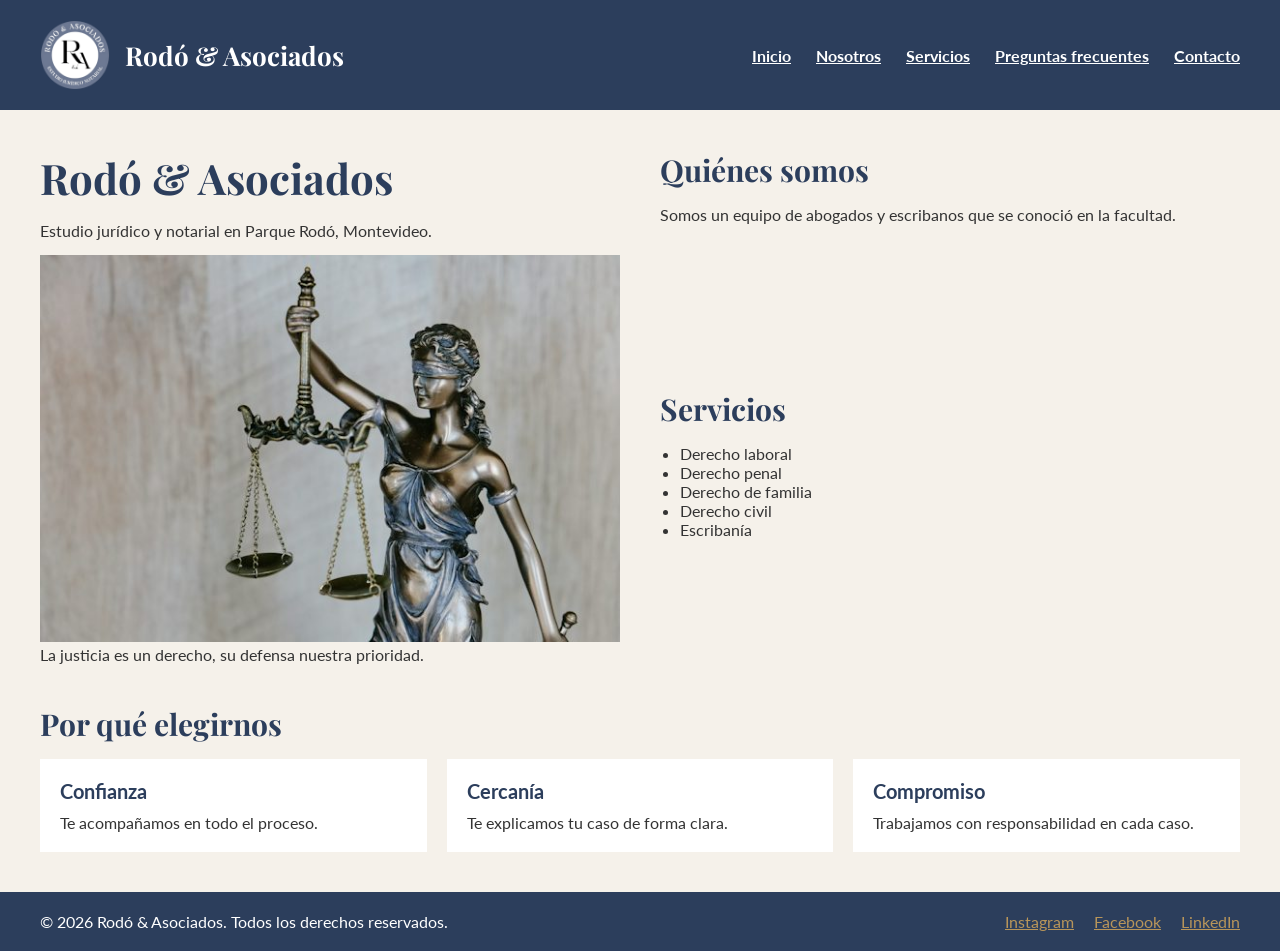
<file: index.html>
<!DOCTYPE html>
<html lang="es">
<head>
    <meta charset="UTF-8">
    <meta name="viewport" content="width=device-width, initial-scale=1.0">
    <title>Rodó & Asociados</title>
    <link rel="preconnect" href="https://fonts.googleapis.com">
    <link rel="preconnect" href="https://fonts.gstatic.com" crossorigin>
    <link href="https://fonts.googleapis.com/css2?family=Lato:wght@400;700&family=Playfair+Display:wght@700&display=swap" rel="stylesheet">
    <link rel="stylesheet" href="styles/styles.css">
</head>
<body class="pagina">
    <header class="encabezado">
        <div class="marca-contenedor">
            <img src="images/logo.png" alt="Logo del estudio" class="logo">
            <p class="marca">Rodó & Asociados</p>
        </div>
        <nav>
            <ul class="menu">
                <li><a href="index.html" class="menu-link">Inicio</a></li>
                <li><a href="pages/sobre-mi.html" class="menu-link">Nosotros</a></li>
                <li><a href="pages/servicios.html" class="menu-link">Servicios</a></li>
                <li><a href="pages/proyectos.html" class="menu-link">Preguntas frecuentes</a></li>
                <li><a href="pages/contacto.html" class="menu-link">Contacto</a></li>
            </ul>
        </nav>
    </header>

    <main class="contenido grilla-inicio">
        <section class="seccion presentacion">
            <h1 class="titulo">Rodó & Asociados</h1>
            <p class="texto">Estudio jurídico y notarial en Parque Rodó, Montevideo.</p>
            <figure>
                <img src="images/balanza.jpg" alt="Estatua de la justicia con su balanza" class="foto">
                <figcaption>La justicia es un derecho, su defensa nuestra prioridad.</figcaption>
            </figure>
        </section>

        <section class="seccion quienes">
            <h2 class="titulo-seccion">Quiénes somos</h2>
            <p class="texto">Somos un equipo de abogados y escribanos que se conoció en la facultad.</p>
        </section>

        <section class="seccion servicios">
            <h2 class="titulo-seccion">Servicios</h2>
            <ul class="lista">
                <li>Derecho laboral</li>
                <li>Derecho penal</li>
                <li>Derecho de familia</li>
                <li>Derecho civil</li>
                <li>Escribanía</li>
            </ul>
        </section>

        <section class="seccion elegir">
            <h2 class="titulo-seccion">Por qué elegirnos</h2>
            <div class="tarjetas">
                <article class="tarjeta">
                    <h3 class="subtitulo">Confianza</h3>
                    <p class="texto">Te acompañamos en todo el proceso.</p>
                </article>
                <article class="tarjeta">
                    <h3 class="subtitulo">Cercanía</h3>
                    <p class="texto">Te explicamos tu caso de forma clara.</p>
                </article>
                <article class="tarjeta">
                    <h3 class="subtitulo">Compromiso</h3>
                    <p class="texto">Trabajamos con responsabilidad en cada caso.</p>
                </article>
            </div>
        </section>
    </main>

    <footer class="pie">
        <p>© 2026 Rodó & Asociados. Todos los derechos reservados.</p>
        <ul class="redes">
            <li><a class="redes-link" href="https://www.instagram.com/">Instagram</a></li>
            <li><a class="redes-link" href="https://www.facebook.com/">Facebook</a></li>
            <li><a class="redes-link" href="https://www.linkedin.com/">LinkedIn</a></li>
        </ul>
    </footer>
</body>
</html>
</file>
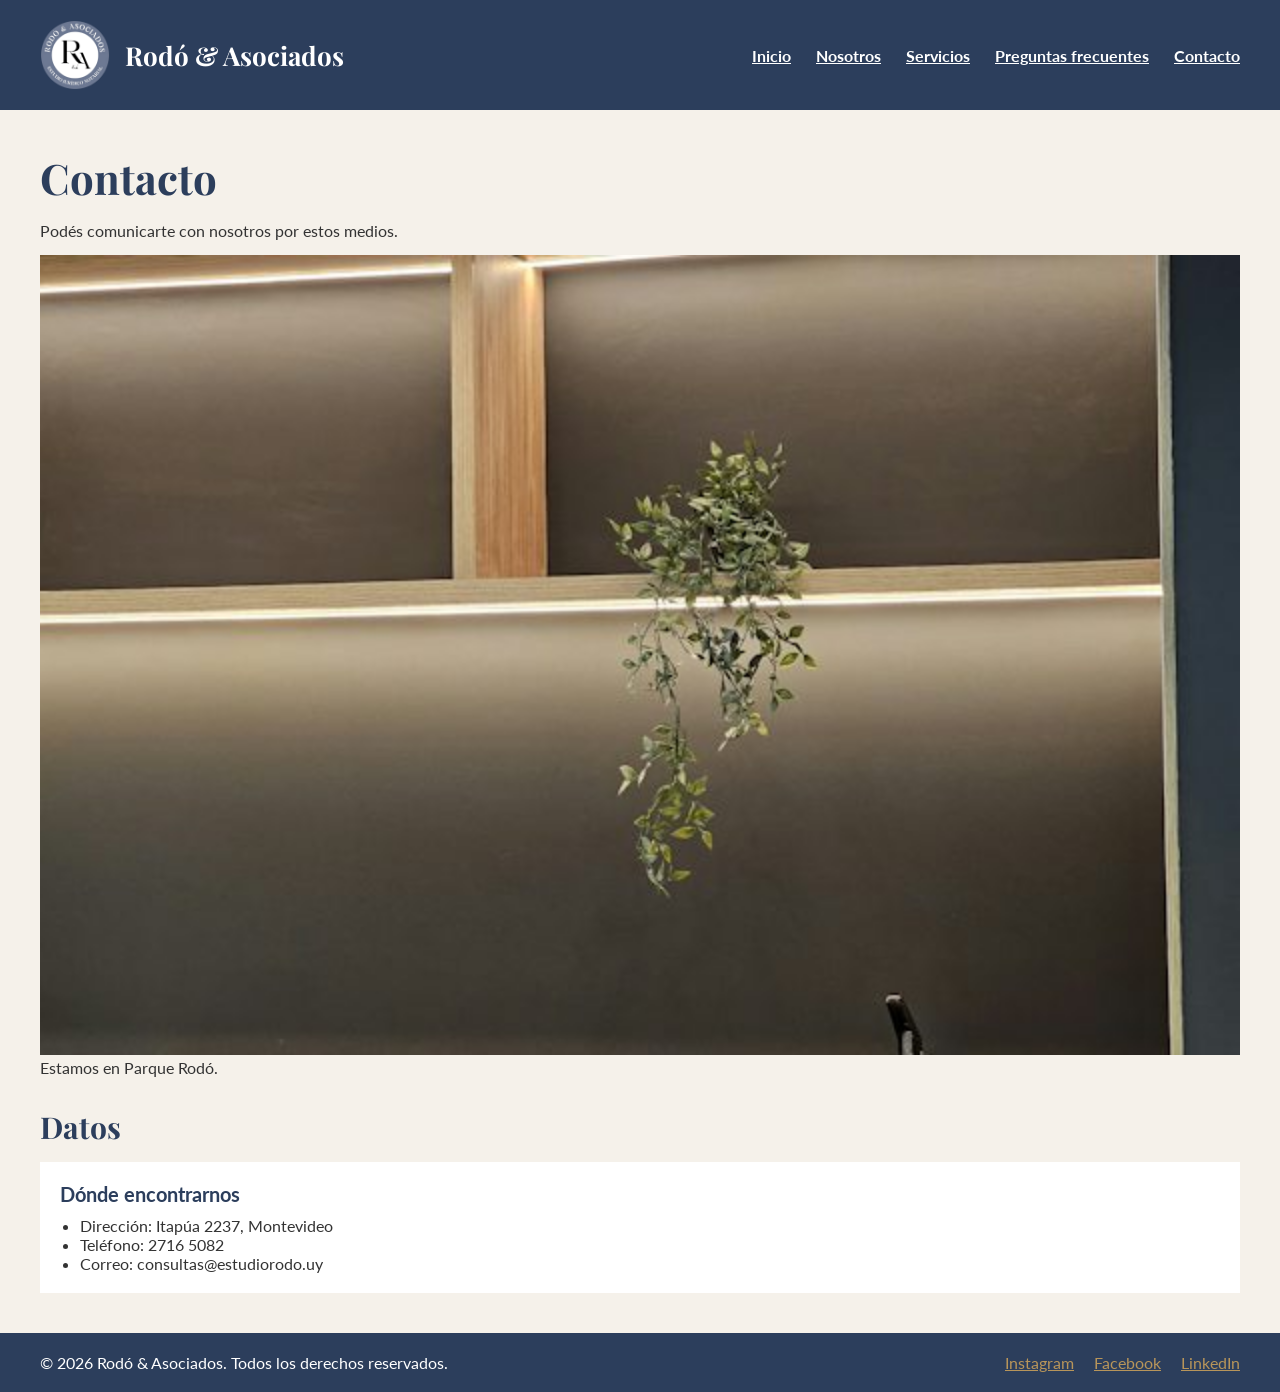
<file: pages/contacto.html>
<!DOCTYPE html>
<html lang="es">
<head>
    <meta charset="UTF-8">
    <meta name="viewport" content="width=device-width, initial-scale=1.0">
    <title>Contacto</title>
    <link rel="preconnect" href="https://fonts.googleapis.com">
    <link rel="preconnect" href="https://fonts.gstatic.com" crossorigin>
    <link href="https://fonts.googleapis.com/css2?family=Lato:wght@400;700&family=Playfair+Display:wght@700&display=swap" rel="stylesheet">
    <link rel="stylesheet" href="../styles/styles.css">
</head>
<body class="pagina">
    <header class="encabezado">
        <div class="marca-contenedor">
            <img src="../images/logo.png" alt="Logo del estudio" class="logo">
            <p class="marca">Rodó & Asociados</p>
        </div>
        <nav>
            <ul class="menu">
                <li><a href="../index.html" class="menu-link">Inicio</a></li>
                <li><a href="sobre-mi.html" class="menu-link">Nosotros</a></li>
                <li><a href="servicios.html" class="menu-link">Servicios</a></li>
                <li><a href="proyectos.html" class="menu-link">Preguntas frecuentes</a></li>
                <li><a href="contacto.html" class="menu-link">Contacto</a></li>
            </ul>
        </nav>
    </header>

    <main class="contenido">
        <section class="seccion">
            <h1 class="titulo">Contacto</h1>
            <p class="texto">Podés comunicarte con nosotros por estos medios.</p>
            <figure>
                <img src="../images/oficina.jpg" alt="Recepción de la oficina" class="foto">
                <figcaption>Estamos en Parque Rodó.</figcaption>
            </figure>
        </section>

        <section class="seccion">
            <h2 class="titulo-seccion">Datos</h2>
            <article class="tarjeta">
                <h3 class="subtitulo">Dónde encontrarnos</h3>
                <ul class="lista">
                    <li>Dirección: Itapúa 2237, Montevideo</li>
                    <li>Teléfono: 2716 5082</li>
                    <li>Correo: consultas@estudiorodo.uy</li>
                </ul>
            </article>
        </section>
    </main>

    <footer class="pie">
        <p>© 2026 Rodó & Asociados. Todos los derechos reservados.</p>
        <ul class="redes">
            <li><a class="redes-link" href="https://www.instagram.com/">Instagram</a></li>
            <li><a class="redes-link" href="https://www.facebook.com/">Facebook</a></li>
            <li><a class="redes-link" href="https://www.linkedin.com/">LinkedIn</a></li>
        </ul>
    </footer>
</body>
</html>
</file>
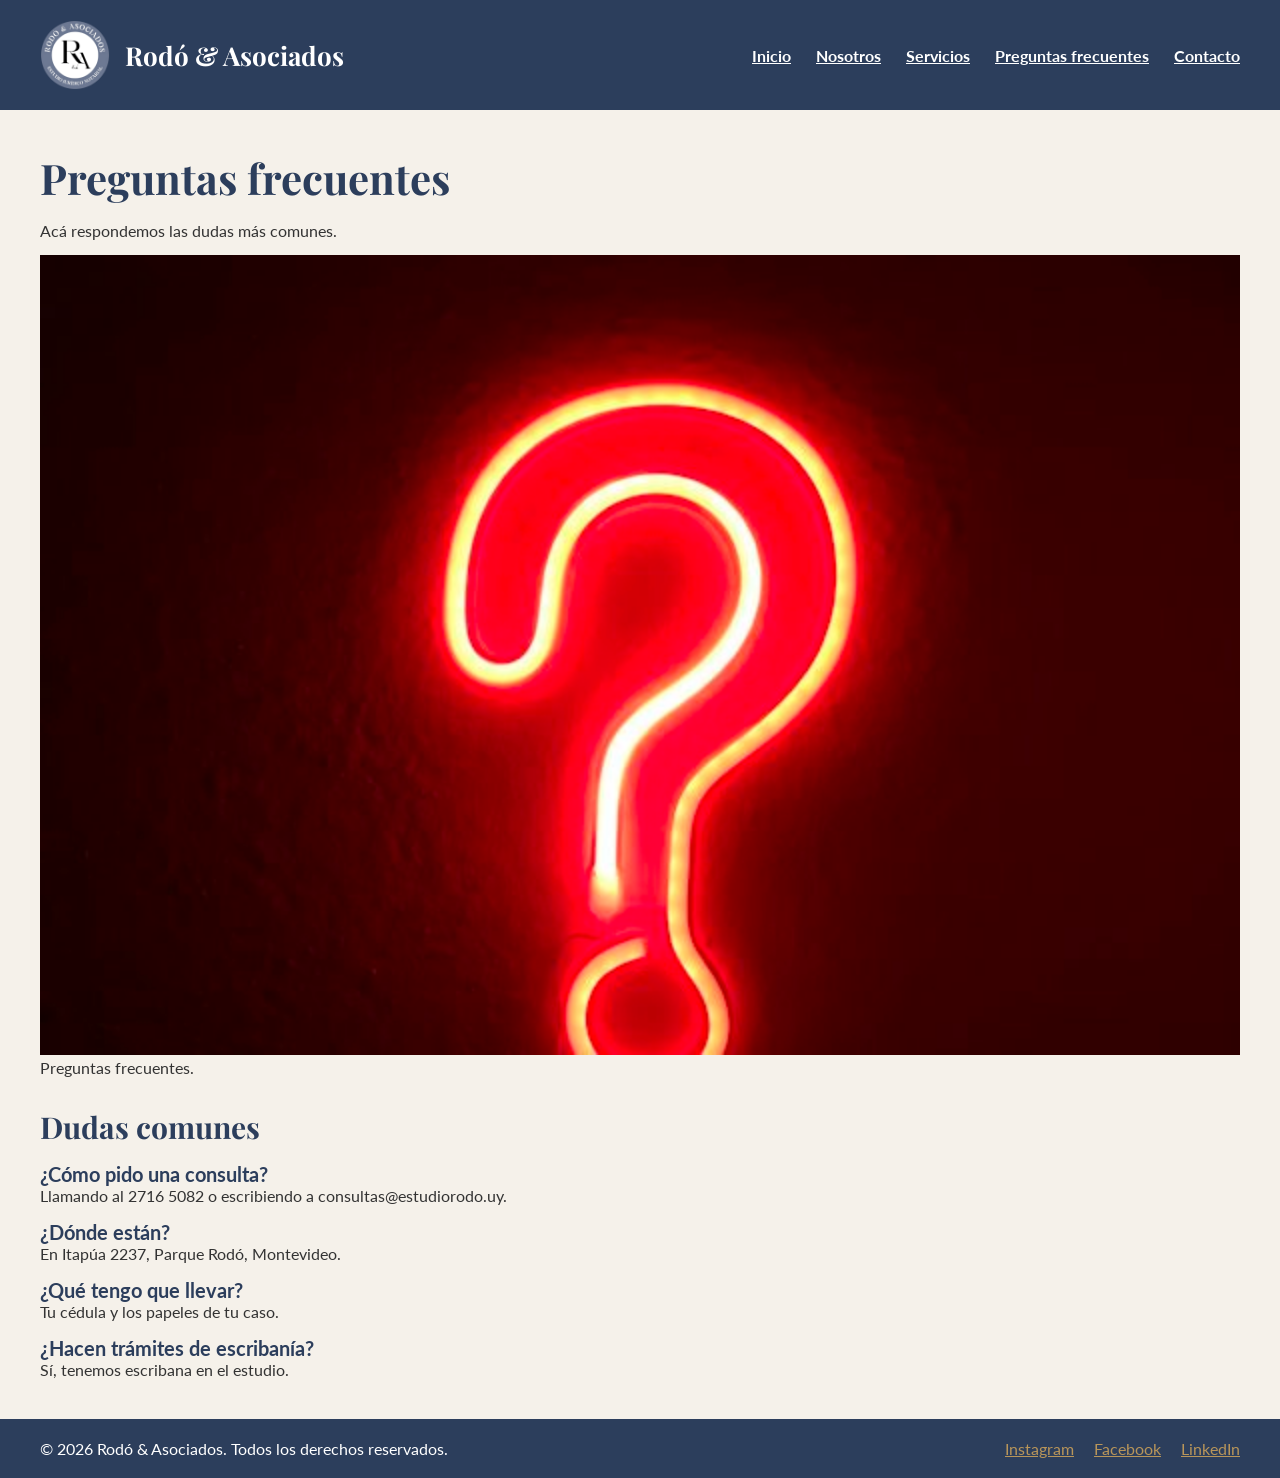
<file: pages/proyectos.html>
<!DOCTYPE html>
<html lang="es">
<head>
    <meta charset="UTF-8">
    <meta name="viewport" content="width=device-width, initial-scale=1.0">
    <title>Preguntas frecuentes</title>
    <link rel="preconnect" href="https://fonts.googleapis.com">
    <link rel="preconnect" href="https://fonts.gstatic.com" crossorigin>
    <link href="https://fonts.googleapis.com/css2?family=Lato:wght@400;700&family=Playfair+Display:wght@700&display=swap" rel="stylesheet">
    <link rel="stylesheet" href="../styles/styles.css">
</head>
<body class="pagina">
    <header class="encabezado">
        <div class="marca-contenedor">
            <img src="../images/logo.png" alt="Logo del estudio" class="logo">
            <p class="marca">Rodó & Asociados</p>
        </div>
        <nav>
            <ul class="menu">
                <li><a href="../index.html" class="menu-link">Inicio</a></li>
                <li><a href="sobre-mi.html" class="menu-link">Nosotros</a></li>
                <li><a href="servicios.html" class="menu-link">Servicios</a></li>
                <li><a href="proyectos.html" class="menu-link">Preguntas frecuentes</a></li>
                <li><a href="contacto.html" class="menu-link">Contacto</a></li>
            </ul>
        </nav>
    </header>

    <main class="contenido">
        <section class="seccion">
            <h1 class="titulo">Preguntas frecuentes</h1>
            <p class="texto">Acá respondemos las dudas más comunes.</p>
            <figure>
                <img src="../images/preguntas.jpg" alt="Signo de pregunta" class="foto">
                <figcaption>Preguntas frecuentes.</figcaption>
            </figure>
        </section>

        <section class="seccion">
            <h2 class="titulo-seccion">Dudas comunes</h2>
            <article>
                <h3 class="subtitulo">¿Cómo pido una consulta?</h3>
                <p class="texto">Llamando al 2716 5082 o escribiendo a consultas@estudiorodo.uy.</p>
            </article>
            <article>
                <h3 class="subtitulo">¿Dónde están?</h3>
                <p class="texto">En Itapúa 2237, Parque Rodó, Montevideo.</p>
            </article>
            <article>
                <h3 class="subtitulo">¿Qué tengo que llevar?</h3>
                <p class="texto">Tu cédula y los papeles de tu caso.</p>
            </article>
            <article>
                <h3 class="subtitulo">¿Hacen trámites de escribanía?</h3>
                <p class="texto">Sí, tenemos escribana en el estudio.</p>
            </article>
        </section>
    </main>

    <footer class="pie">
        <p>© 2026 Rodó & Asociados. Todos los derechos reservados.</p>
        <ul class="redes">
            <li><a class="redes-link" href="https://www.instagram.com/">Instagram</a></li>
            <li><a class="redes-link" href="https://www.facebook.com/">Facebook</a></li>
            <li><a class="redes-link" href="https://www.linkedin.com/">LinkedIn</a></li>
        </ul>
    </footer>
</body>
</html>
</file>
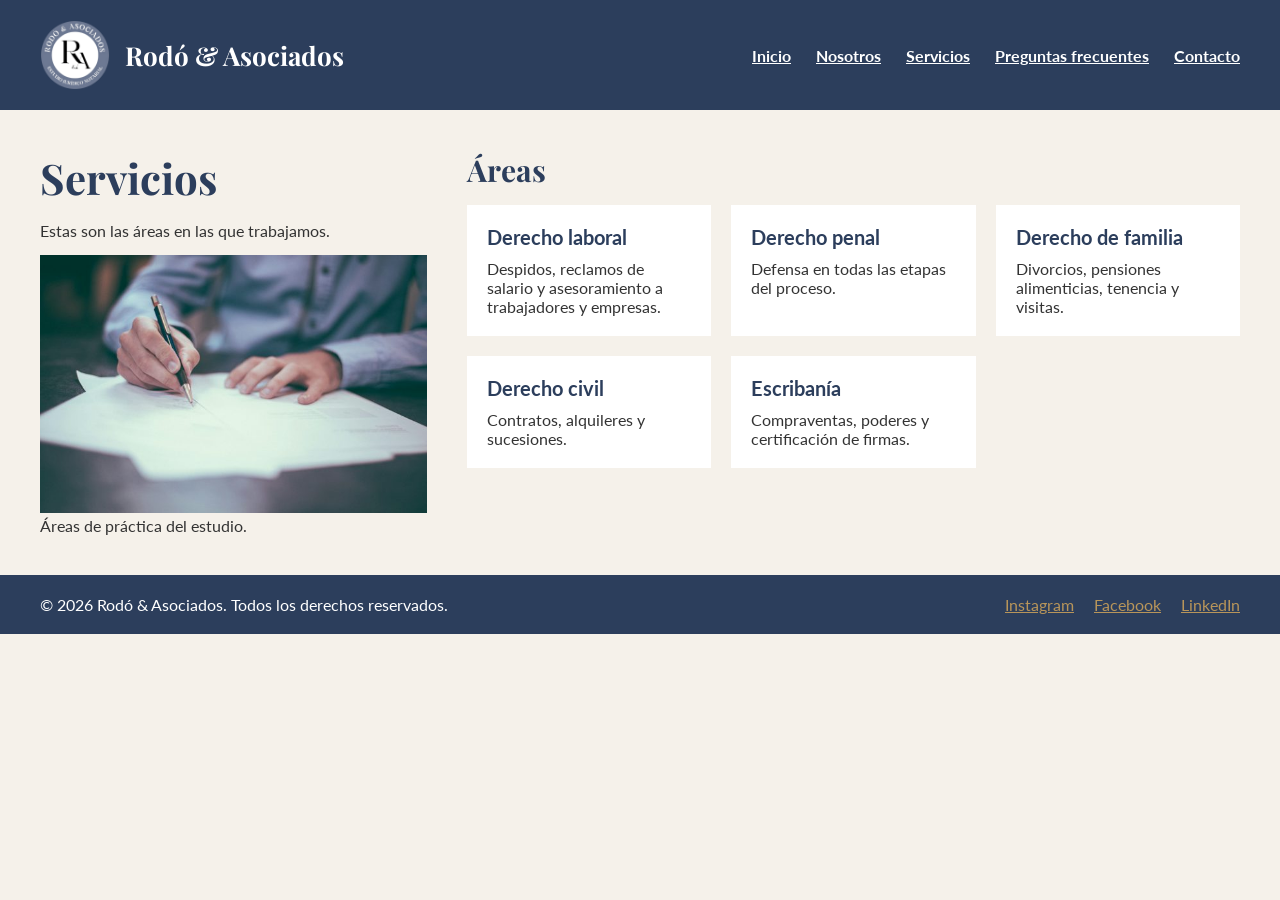
<file: pages/servicios.html>
<!DOCTYPE html>
<html lang="es">
<head>
    <meta charset="UTF-8">
    <meta name="viewport" content="width=device-width, initial-scale=1.0">
    <title>Servicios</title>
    <link rel="preconnect" href="https://fonts.googleapis.com">
    <link rel="preconnect" href="https://fonts.gstatic.com" crossorigin>
    <link href="https://fonts.googleapis.com/css2?family=Lato:wght@400;700&family=Playfair+Display:wght@700&display=swap" rel="stylesheet">
    <link rel="stylesheet" href="../styles/styles.css">
</head>
<body class="pagina">
    <header class="encabezado">
        <div class="marca-contenedor">
            <img src="../images/logo.png" alt="Logo del estudio" class="logo">
            <p class="marca">Rodó & Asociados</p>
        </div>
        <nav>
            <ul class="menu">
                <li><a href="../index.html" class="menu-link">Inicio</a></li>
                <li><a href="sobre-mi.html" class="menu-link">Nosotros</a></li>
                <li><a href="servicios.html" class="menu-link">Servicios</a></li>
                <li><a href="proyectos.html" class="menu-link">Preguntas frecuentes</a></li>
                <li><a href="contacto.html" class="menu-link">Contacto</a></li>
            </ul>
        </nav>
    </header>

    <main class="contenido grilla-servicios">
        <section class="seccion introduccion">
            <h1 class="titulo">Servicios</h1>
            <p class="texto">Estas son las áreas en las que trabajamos.</p>
            <figure>
                <img src="../images/documentos.jpg" alt="Abogado firmando documentos" class="foto">
                <figcaption>Áreas de práctica del estudio.</figcaption>
            </figure>
        </section>

        <section class="seccion areas">
            <h2 class="titulo-seccion">Áreas</h2>
            <div class="tarjetas">
                <article class="tarjeta">
                    <h3 class="subtitulo">Derecho laboral</h3>
                    <p class="texto">Despidos, reclamos de salario y asesoramiento a trabajadores y empresas.</p>
                </article>
                <article class="tarjeta">
                    <h3 class="subtitulo">Derecho penal</h3>
                    <p class="texto">Defensa en todas las etapas del proceso.</p>
                </article>
                <article class="tarjeta">
                    <h3 class="subtitulo">Derecho de familia</h3>
                    <p class="texto">Divorcios, pensiones alimenticias, tenencia y visitas.</p>
                </article>
                <article class="tarjeta">
                    <h3 class="subtitulo">Derecho civil</h3>
                    <p class="texto">Contratos, alquileres y sucesiones.</p>
                </article>
                <article class="tarjeta">
                    <h3 class="subtitulo">Escribanía</h3>
                    <p class="texto">Compraventas, poderes y certificación de firmas.</p>
                </article>
            </div>
        </section>
    </main>

    <footer class="pie">
        <p>© 2026 Rodó & Asociados. Todos los derechos reservados.</p>
        <ul class="redes">
            <li><a class="redes-link" href="https://www.instagram.com/">Instagram</a></li>
            <li><a class="redes-link" href="https://www.facebook.com/">Facebook</a></li>
            <li><a class="redes-link" href="https://www.linkedin.com/">LinkedIn</a></li>
        </ul>
    </footer>
</body>
</html>
</file>
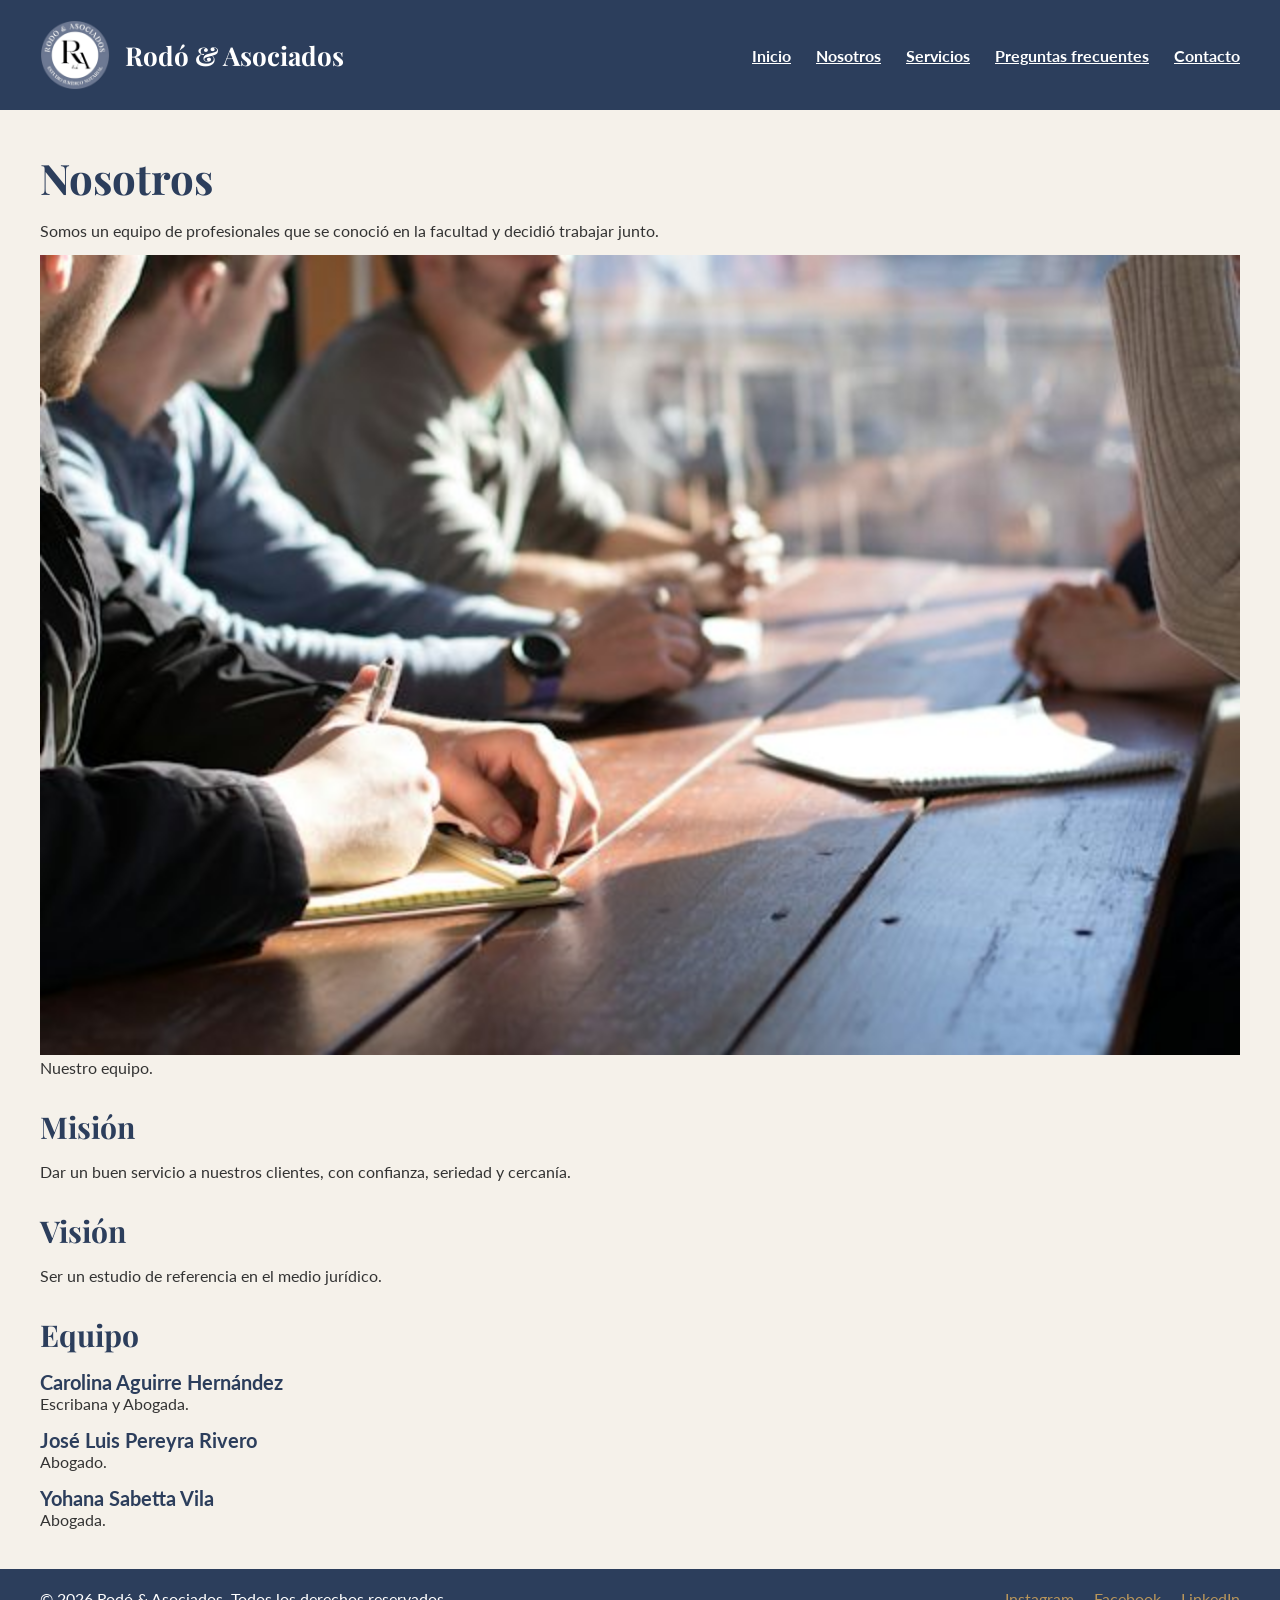
<file: pages/sobre-mi.html>
<!DOCTYPE html>
<html lang="es">
<head>
    <meta charset="UTF-8">
    <meta name="viewport" content="width=device-width, initial-scale=1.0">
    <title>Nosotros</title>
    <link rel="preconnect" href="https://fonts.googleapis.com">
    <link rel="preconnect" href="https://fonts.gstatic.com" crossorigin>
    <link href="https://fonts.googleapis.com/css2?family=Lato:wght@400;700&family=Playfair+Display:wght@700&display=swap" rel="stylesheet">
    <link rel="stylesheet" href="../styles/styles.css">
</head>
<body class="pagina">
    <header class="encabezado">
        <div class="marca-contenedor">
            <img src="../images/logo.png" alt="Logo del estudio" class="logo">
            <p class="marca">Rodó & Asociados</p>
        </div>
        <nav>
            <ul class="menu">
                <li><a href="../index.html" class="menu-link">Inicio</a></li>
                <li><a href="sobre-mi.html" class="menu-link">Nosotros</a></li>
                <li><a href="servicios.html" class="menu-link">Servicios</a></li>
                <li><a href="proyectos.html" class="menu-link">Preguntas frecuentes</a></li>
                <li><a href="contacto.html" class="menu-link">Contacto</a></li>
            </ul>
        </nav>
    </header>

    <main class="contenido">
        <section class="seccion">
            <h1 class="titulo">Nosotros</h1>
            <p class="texto">Somos un equipo de profesionales que se conoció en la facultad y decidió trabajar junto.</p>
            <figure>
                <img src="../images/equipo.jpg" alt="Equipo del estudio" class="foto">
                <figcaption>Nuestro equipo.</figcaption>
            </figure>
        </section>

        <section class="seccion">
            <h2 class="titulo-seccion">Misión</h2>
            <p class="texto">Dar un buen servicio a nuestros clientes, con confianza, seriedad y cercanía.</p>
        </section>

        <section class="seccion">
            <h2 class="titulo-seccion">Visión</h2>
            <p class="texto">Ser un estudio de referencia en el medio jurídico.</p>
        </section>

        <section class="seccion">
            <h2 class="titulo-seccion">Equipo</h2>
            <article>
                <h3 class="subtitulo">Carolina Aguirre Hernández</h3>
                <p class="texto">Escribana y Abogada.</p>
            </article>
            <article>
                <h3 class="subtitulo">José Luis Pereyra Rivero</h3>
                <p class="texto">Abogado.</p>
            </article>
            <article>
                <h3 class="subtitulo">Yohana Sabetta Vila</h3>
                <p class="texto">Abogada.</p>
            </article>
        </section>
    </main>

    <footer class="pie">
        <p>© 2026 Rodó & Asociados. Todos los derechos reservados.</p>
        <ul class="redes">
            <li><a class="redes-link" href="https://www.instagram.com/">Instagram</a></li>
            <li><a class="redes-link" href="https://www.facebook.com/">Facebook</a></li>
            <li><a class="redes-link" href="https://www.linkedin.com/">LinkedIn</a></li>
        </ul>
    </footer>
</body>
</html>
</file>
<file: styles/styles.css>
/* ===== RESET ===== */
* {
    margin: 0;
    padding: 0;
    box-sizing: border-box;
}

/* ===== PALETA DE COLORES =====
   Primario:   #2c3e5c (azul oscuro)
   Secundario: #f5f1ea (crema)
   Acento:     #b8955a (dorado)
*/

/* ===== GENERAL (MOBILE) ===== */
.pagina {
    background-color: #f5f1ea;
    color: #333333;
    font-family: 'Lato', sans-serif;
}

/* ===== ENCABEZADO Y NAVBAR ===== */
.encabezado {
    display: flex;
    justify-content: space-between;
    align-items: center;
    gap: 15px;
    padding: 20px;
    background-color: #2c3e5c;
}

.marca-contenedor {
    display: flex;
    align-items: center;
    gap: 15px;
}

.logo {
    width: 50px;
}

.marca {
    color: #ffffff;
    font-family: 'Playfair Display', serif;
    font-size: 18px;
    font-weight: 700;
}

.menu {
    display: flex;
    flex-wrap: wrap;
    justify-content: flex-end;
    align-items: center;
    gap: 10px;
    list-style: none;
}

.menu-link {
    color: #ffffff;
    font-weight: 700;
}

/* ===== CONTENIDO ===== */
.contenido {
    display: flex;
    flex-direction: column;
    gap: 30px;
    padding: 20px;
}

.seccion {
    display: flex;
    flex-direction: column;
    gap: 15px;
}

.lista {
    padding-left: 20px;
}

.foto {
    width: 100%;
}

/* ===== GRILLA INICIO (MOBILE) ===== */
.grilla-inicio {
    display: grid;
    grid-template-columns: 1fr;
    grid-template-areas:
        "presentacion"
        "quienes"
        "servicios"
        "elegir";
    gap: 30px;
}

.presentacion {
    grid-area: presentacion;
}

.quienes {
    grid-area: quienes;
}

.servicios {
    grid-area: servicios;
}

.elegir {
    grid-area: elegir;
}

/* ===== GRILLA SERVICIOS (MOBILE) ===== */
.grilla-servicios {
    display: grid;
    grid-template-columns: 1fr;
    grid-template-areas:
        "introduccion"
        "areas";
    gap: 30px;
}

.introduccion {
    grid-area: introduccion;
}

.areas {
    grid-area: areas;
}

/* ===== TARJETAS ===== */
.tarjetas {
    display: grid;
    grid-template-columns: 1fr;
    gap: 20px;
}

.tarjeta {
    display: flex;
    flex-direction: column;
    gap: 10px;
    padding: 20px;
    background-color: #ffffff;
}

/* ===== TITULOS ===== */
.titulo {
    color: #2c3e5c;
    font-family: 'Playfair Display', serif;
    font-size: 34px;
    font-weight: 700;
}

.titulo-seccion {
    color: #2c3e5c;
    font-family: 'Playfair Display', serif;
    font-size: 26px;
    font-weight: 700;
}

.subtitulo {
    color: #2c3e5c;
    font-family: 'Lato', sans-serif;
    font-size: 20px;
    font-weight: 700;
}

/* ===== TEXTOS ===== */
.texto {
    font-size: 16px;
    font-weight: 400;
}

/* ===== PIE DE PAGINA ===== */
.pie {
    display: flex;
    flex-direction: column;
    align-items: center;
    gap: 15px;
    padding: 20px;
    background-color: #2c3e5c;
    color: #ffffff;
}

.redes {
    display: flex;
    gap: 20px;
    list-style: none;
}

.redes-link {
    color: #b8955a;
}

/* ===== ESCRITORIO (1024px EN ADELANTE) ===== */
@media (min-width: 1024px) {
    .encabezado {
        padding: 20px 40px;
    }

    .logo {
        width: 70px;
    }

    .marca {
        font-size: 26px;
    }

    .menu {
        gap: 25px;
    }

    .contenido {
        padding: 40px;
    }

    .titulo {
        font-size: 42px;
    }

    .titulo-seccion {
        font-size: 30px;
    }

    .grilla-inicio {
        grid-template-columns: 1fr 1fr;
        grid-template-areas:
            "presentacion quienes"
            "presentacion servicios"
            "elegir elegir";
        gap: 40px;
    }

    .grilla-servicios {
        grid-template-columns: 1fr 2fr;
        grid-template-areas:
            "introduccion areas";
        gap: 40px;
    }

    .tarjetas {
        grid-template-columns: 1fr 1fr 1fr;
    }

    .pie {
        flex-direction: row;
        justify-content: space-between;
        padding: 20px 40px;
    }
}
</file>
